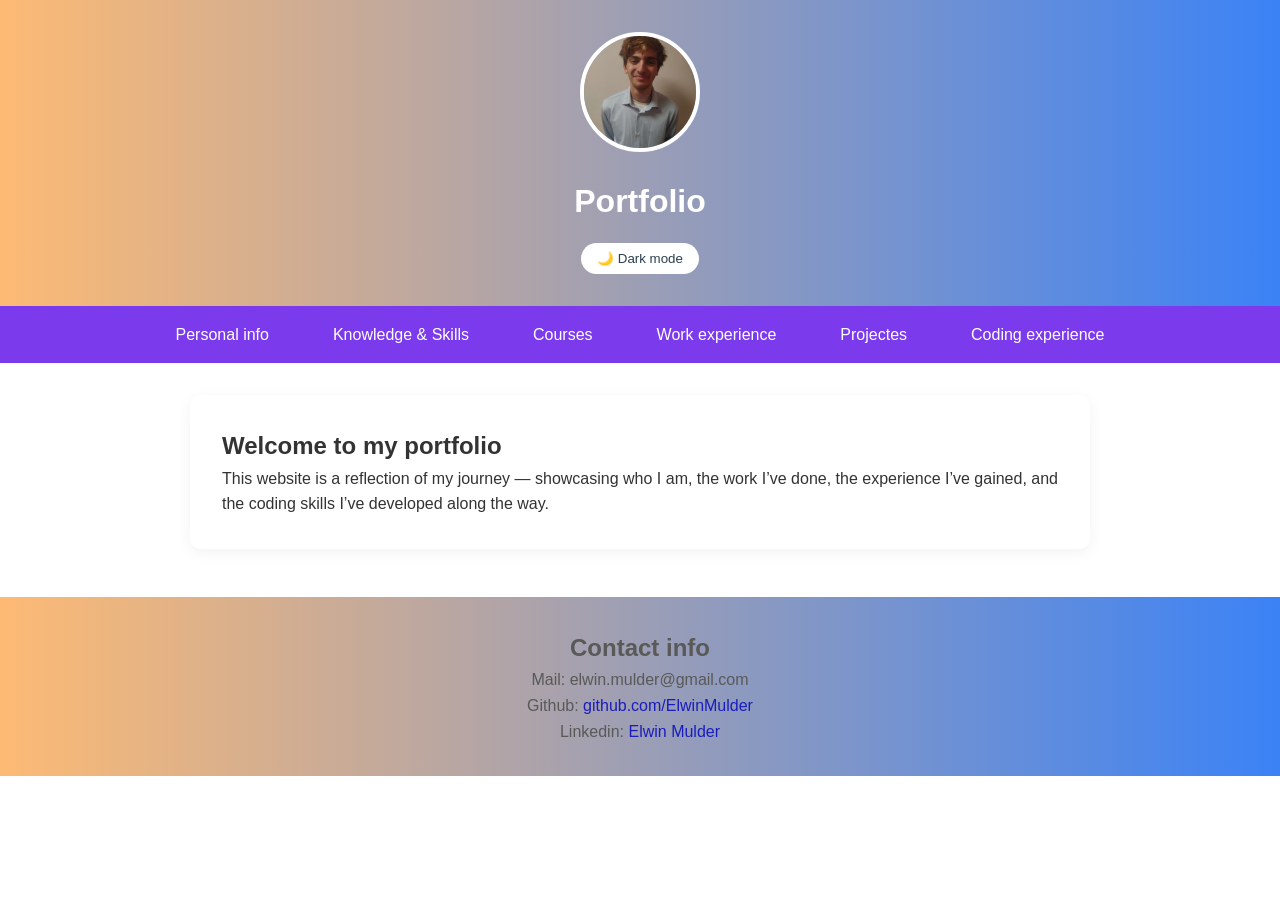
<file: index.html>
<!DOCTYPE html>
<html lang="nl">
<head>
    <meta charset="UTF-8">
    <meta name="viewport" content="width=device-width, initial-scale=1.0">
    <title>Portfolio - Home</title>
    <link rel="stylesheet" href="styles.css">
</head>
<body>
    <header>
        <section class="profile">
            <img src="afbeeldingen/pfp.jpg" alt="Profiel foto">
        </section>
        <h1>Portfolio</h1>
        <button id="darkModeToggle">🌙 Dark mode</button>
    </header>
    <nav>
        <section class="hamburger-toggle">&#9776;</section>
        <ul class="hamburger">
            <li><a href="about.html">Personal info</a></li>
            <li><a href="knowledge.html">Knowledge & Skills</a></li>
            <li><a href="courses.html">Courses</a></li>
            <li><a href="work-expirience.html">Work experience</a></li>
            <li><a href="projects.html">Projectes</a></li>
            <li><a href="coding-expirience.html">Coding experience</a></li>
          </ul>
      </nav>
    <main>
        <h2>Welcome to my portfolio</h2>
        <p>This website is a reflection of my journey — showcasing who I am, the work I’ve done, the experience I’ve gained, and the coding skills I’ve developed along the way.</p>
    </main>
    <footer>
        <h2>Contact info</h2>
        <p>
            Mail: elwin.mulder@gmail.com <br>
            Github: <a href="https://github.com/ElwinMulder" target="_blank">github.com/ElwinMulder</a> <br>
            Linkedin: <a href="https://www.linkedin.com/in/elwin-mulder-9a9042354/" target="_blank">Elwin Mulder</a>
        </p>
    </footer>
    <script src="script.js"></script>

</body>
</html>
</file>
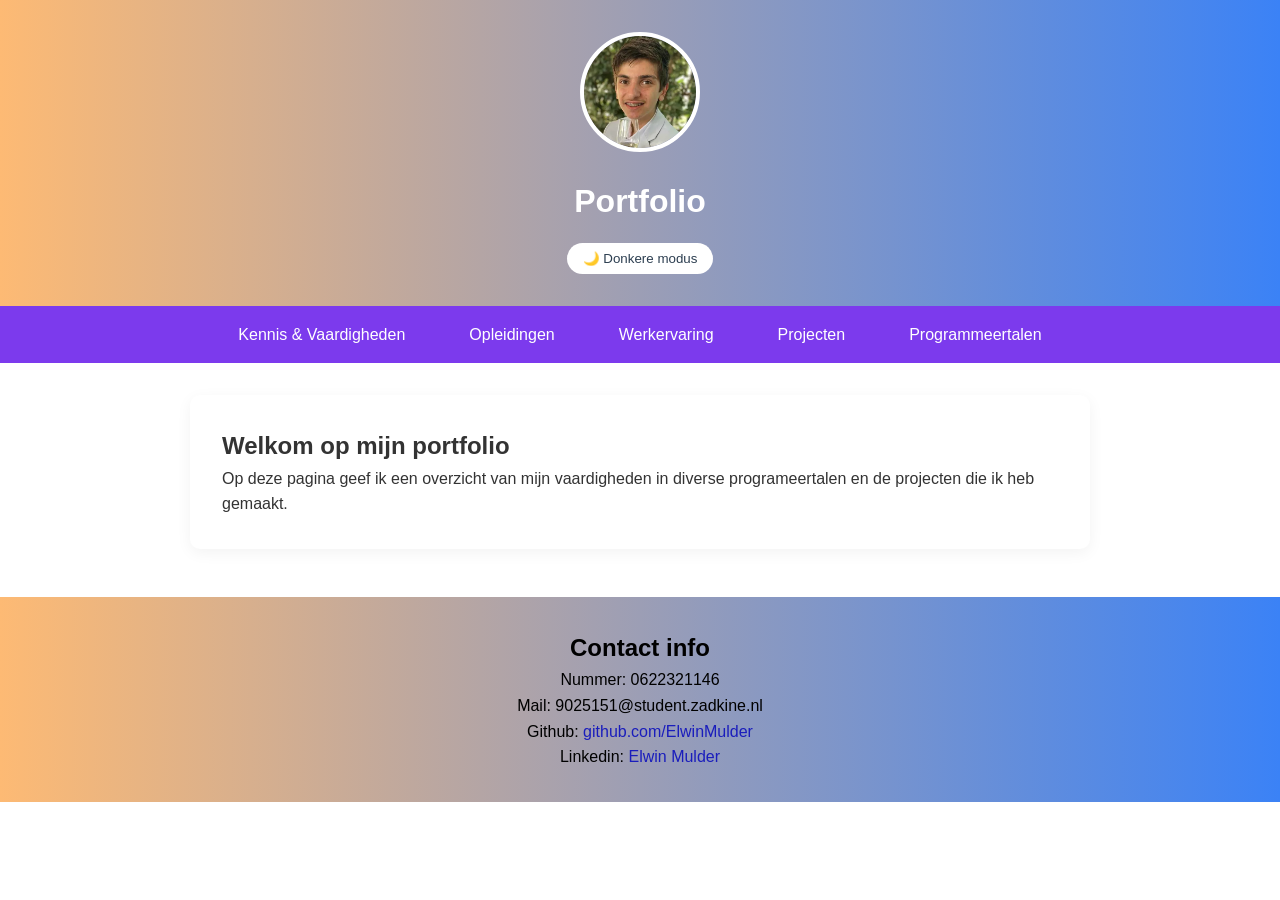
<file: front and development/index.html>
<!DOCTYPE html>
<html lang="nl">
<head>
    <meta charset="UTF-8">
    <meta name="viewport" content="width=device-width, initial-scale=1.0">
    <title>Portfolio - Home</title>
    <link rel="stylesheet" href="styles.css">
</head>
<body>
    <header>
        <div class="profile">
            <img src="afbeeldingen/elwin.png" alt="Profiel foto">
        </div>
        <h1>Portfolio</h1>
        <button id="darkModeToggle">🌙 Donkere modus</button>
    </header>
    <nav>
        <div class="hamburger-toggle">&#9776;</div>
        <ul class="hamburger">
            <li><a href="kennis.html">Kennis & Vaardigheden</a></li>
            <li><a href="opleidingen.html">Opleidingen</a></li>
            <li><a href="werkervaring.html">Werkervaring</a></li>
            <li><a href="projecten.html">Projecten</a></li>
            <li><a href="programmeertalen.html">Programmeertalen</a></li>
          </ul>
      </nav>
    <main>
        <h2>Welkom op mijn portfolio</h2>
        <p>Op deze pagina geef ik een overzicht van mijn vaardigheden in diverse programeertalen en de projecten die ik heb gemaakt.</p>
    </main>
    <footer>
        <h2>Contact info</h2>
        <p>
            Nummer: 0622321146 <br>
            Mail: 9025151@student.zadkine.nl <br>
            Github: <a href="https://github.com/ElwinMulder" target="_blank">github.com/ElwinMulder</a> <br>
            Linkedin: <a href="https://www.linkedin.com/in/elwin-mulder-9a9042354/" target="_blank">Elwin Mulder</a>
        </p>
    </footer>
    <script src="script.js"></script>

</body>
</html>
</file>
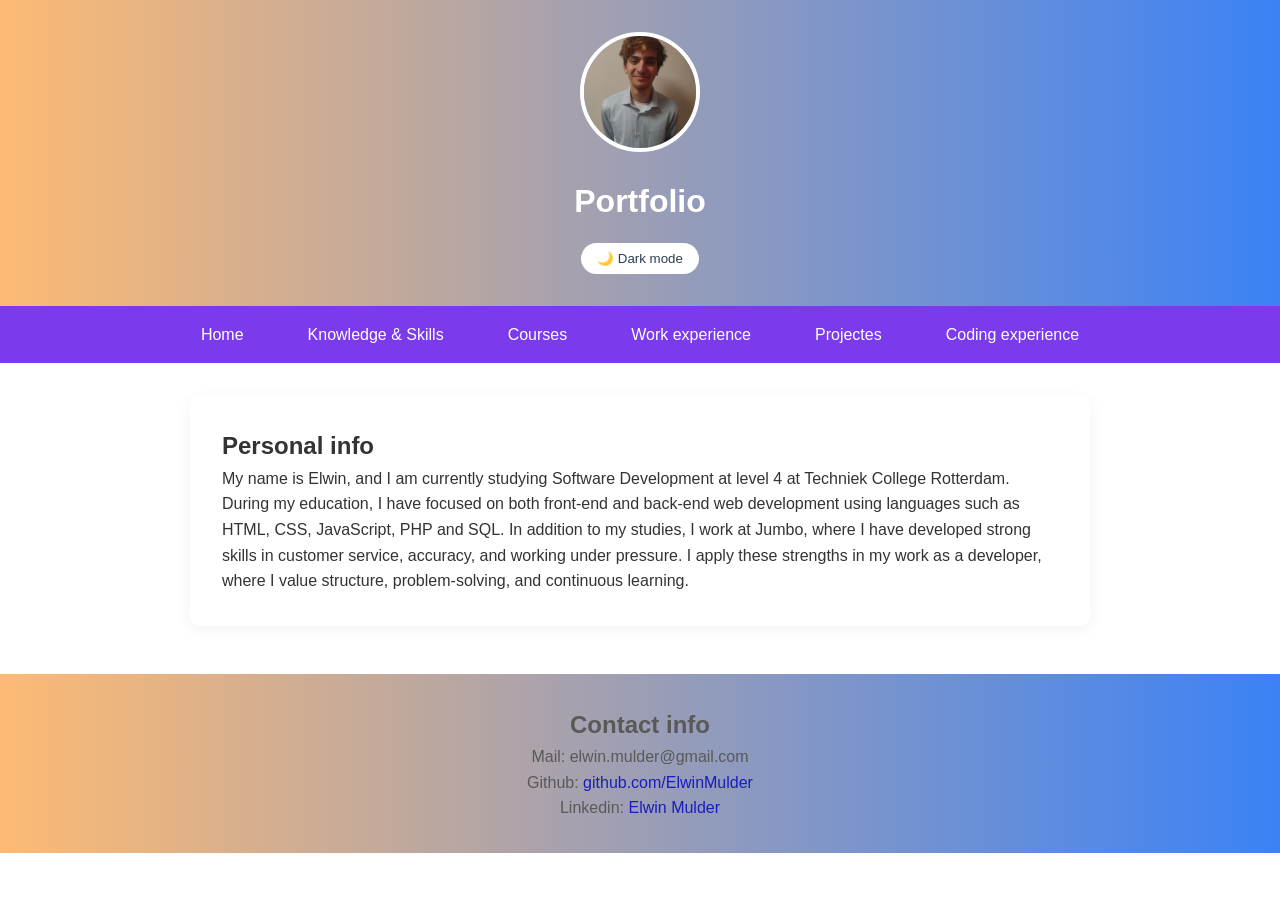
<file: about.html>
<!DOCTYPE html>
<html lang="en">
<head>
    <meta charset="UTF-8">
    <meta name="viewport" content="width=device-width, initial-scale=1.0">
    <title>About</title>
    <link rel="stylesheet" href="styles.css">
</head>
<body>
    <header>
        <section class="profile">
            <img src="afbeeldingen/pfp.jpg" alt="Profiel foto">
        </section>
        <h1>Portfolio</h1>
        <button id="darkModeToggle">🌙 Dark mode</button>
    </header>
    <nav>
        <section class="hamburger-toggle">&#9776;</section>
        <ul class="hamburger">
            <li><a href="index.html">Home</a></li>
            <li><a href="knowledge.html">Knowledge & Skills</a></li>
            <li><a href="courses.html">Courses</a></li>
            <li><a href="work-expirience.html">Work experience</a></li>
            <li><a href="projects.html">Projectes</a></li>
            <li><a href="coding-expirience.html">Coding experience</a></li>
        </ul>
      </nav>
      <main>
        <h2>Personal info</h2>
        <p>My name is Elwin, and I am currently studying Software Development at level 4 at Techniek College Rotterdam. During my education, I have focused on both front-end and back-end web development using languages such as HTML, CSS, JavaScript, PHP and SQL. In addition to my studies, I work at Jumbo, where I have developed strong skills in customer service, accuracy, and working under pressure. I apply these strengths in my work as a developer, where I value structure, problem-solving, and continuous learning.</p>
      </main>
      <footer>
        <h2>Contact info</h2>
        <p>
            Mail: elwin.mulder@gmail.com <br>
            Github: <a href="https://github.com/ElwinMulder" target="_blank">github.com/ElwinMulder</a> <br>
            Linkedin: <a href="https://www.linkedin.com/in/elwin-mulder-9a9042354/" target="_blank">Elwin Mulder</a>
        </p>
    </footer>
      <script src="script.js"></script>
</body>
</html>
</file>
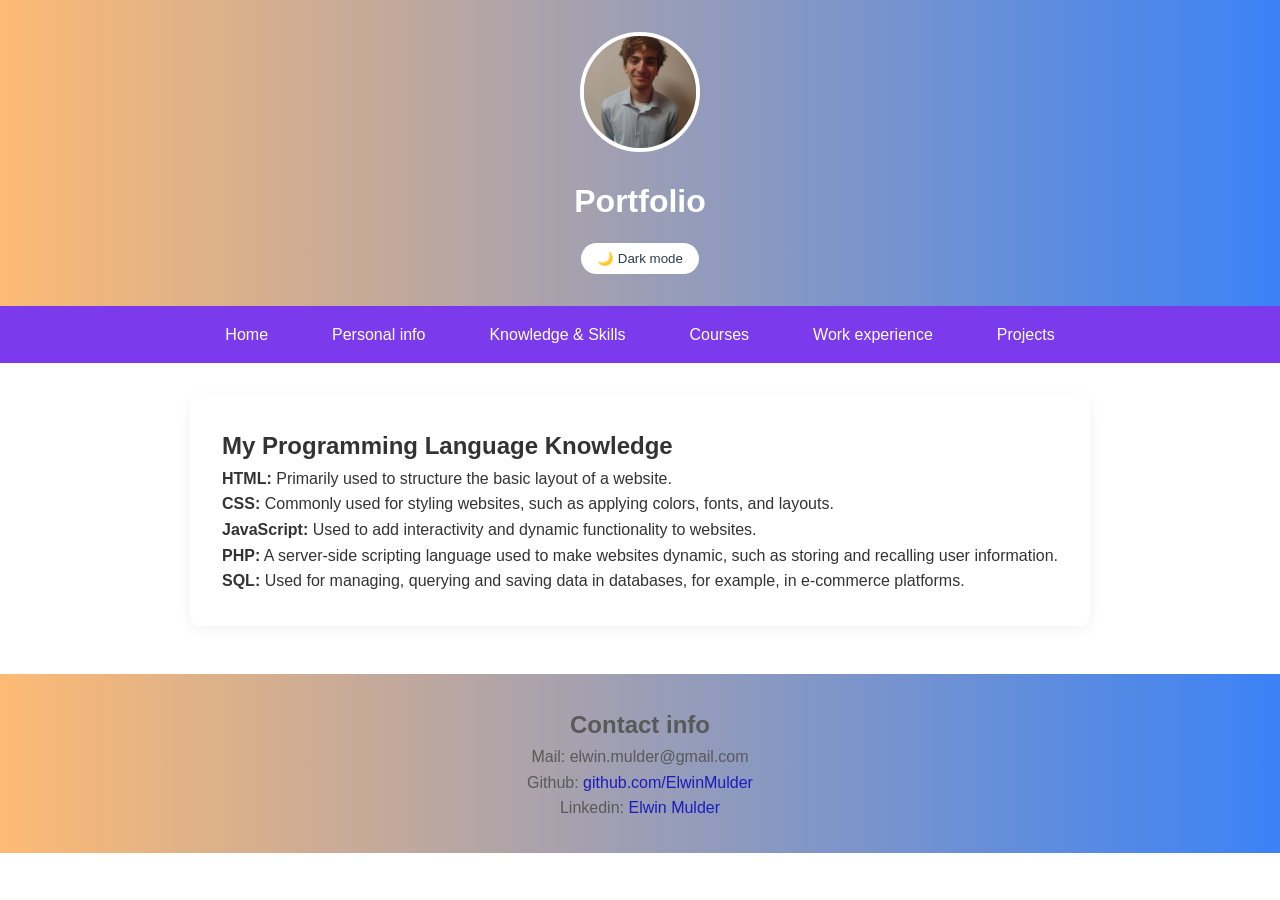
<file: coding-expirience.html>
<!DOCTYPE html>
<html lang="nl">
<head>
    <meta charset="UTF-8">
    <meta name="viewport" content="width=device-width, initial-scale=1.0">
    <title>Coding experience</title>
    <link rel="stylesheet" href="styles.css">
</head>
<body>
    <header>
        <section class="profile">
            <img src="afbeeldingen/pfp.jpg" alt="Profiel foto">
        </section>
        <h1>Portfolio</h1>
        <button id="darkModeToggle">🌙 Dark mode</button>
    </header>
    <nav>
        <section class="hamburger-toggle">&#9776;</section>
        <ul class="hamburger">
            <li><a href="index.html">Home</a></li>
            <li><a href="about.html">Personal info</a></li>
            <li><a href="knowledge.html">Knowledge & Skills</a></li>
            <li><a href="courses.html">Courses</a></li>
            <li><a href="work-expirience.html">Work experience</a></li>
            <li><a href="projects.html">Projects</a></li>
          </ul>
      </nav>
    <main>
        <h2>My Programming Language Knowledge</h2>

     <p><strong>HTML:</strong> Primarily used to structure the basic layout of a website.</p>
     <p><strong>CSS:</strong> Commonly used for styling websites, such as applying colors, fonts, and layouts.</p>
     <p><strong>JavaScript:</strong> Used to add interactivity and dynamic functionality to websites.</p>
     <p><strong>PHP:</strong> A server-side scripting language used to make websites dynamic, such as storing and recalling user information.</p>
     <p><strong>SQL:</strong> Used for managing, querying and saving data in databases, for example, in e-commerce platforms.</p>

    </main>
    <footer>
        <h2>Contact info</h2>
        <p>
            Mail: elwin.mulder@gmail.com <br>
            Github: <a href="https://github.com/ElwinMulder" target="_blank">github.com/ElwinMulder</a> <br>
            Linkedin: <a href="https://www.linkedin.com/in/elwin-mulder-9a9042354/" target="_blank">Elwin Mulder</a>
        </p>
    </footer>
        <script src="script.js"></script>

</body>
</html>
</file>
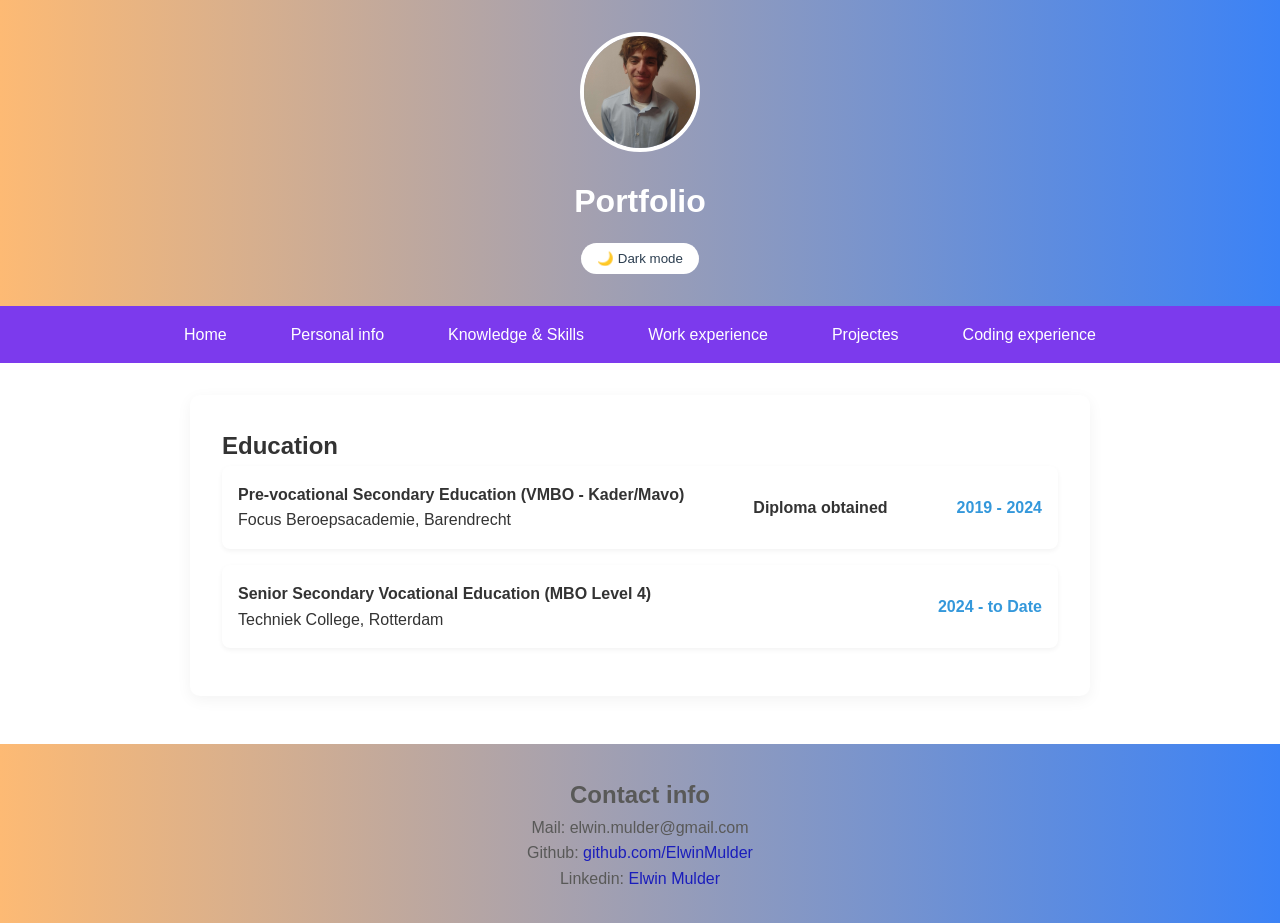
<file: courses.html>
<!DOCTYPE html>
<html lang="nl">
<head>
    <meta charset="UTF-8">
    <meta name="viewport" content="width=device-width, initial-scale=1.0">
    <title>Courses</title>
    <link rel="stylesheet" href="styles.css">
</head>
<body>
    <header>
        <section class="profile">
            <img src="afbeeldingen/pfp.jpg" alt="Profiel foto">
        </section>
        <h1>Portfolio</h1>
        <button id="darkModeToggle">🌙 Dark mode</button>
    </header>

    <nav>
        <section class="hamburger-toggle">&#9776;</section>
        <ul class="hamburger">
            <li><a href="index.html">Home</a></li>
            <li><a href="about.html">Personal info</a></li>
            <li><a href="knowledge.html">Knowledge & Skills</a></li>
            <li><a href="work-expirience.html">Work experience</a></li>
            <li><a href="projects.html">Projectes</a></li>
            <li><a href="coding-expirience.html">Coding experience</a></li>
        </ul>
    </nav>

    <main>
        <h2>Education</h2>

<section class="opleiding">
    <section class="info">
        <strong>Pre-vocational Secondary Education (VMBO - Kader/Mavo)</strong><br>
        Focus Beroepsacademie, Barendrecht
    </section>
    <section><strong>Diploma obtained</strong></section>
    <section class="jaar">2019 - 2024</section>
</section>

<section class="opleiding">
    <section class="info">
        <strong>Senior Secondary Vocational Education (MBO Level 4)</strong><br>
        Techniek College, Rotterdam
    </section>
    <section class="jaar">2024 - to Date</section>
</section>

    </main>

    <footer>
        <h2>Contact info</h2>
        <p>
            Mail: elwin.mulder@gmail.com <br>
            Github: <a href="https://github.com/ElwinMulder" target="_blank">github.com/ElwinMulder</a> <br>
            Linkedin: <a href="https://www.linkedin.com/in/elwin-mulder-9a9042354/" target="_blank">Elwin Mulder</a>
        </p>
    </footer>

    <script src="script.js"></script>
</body>
</html>
</file>
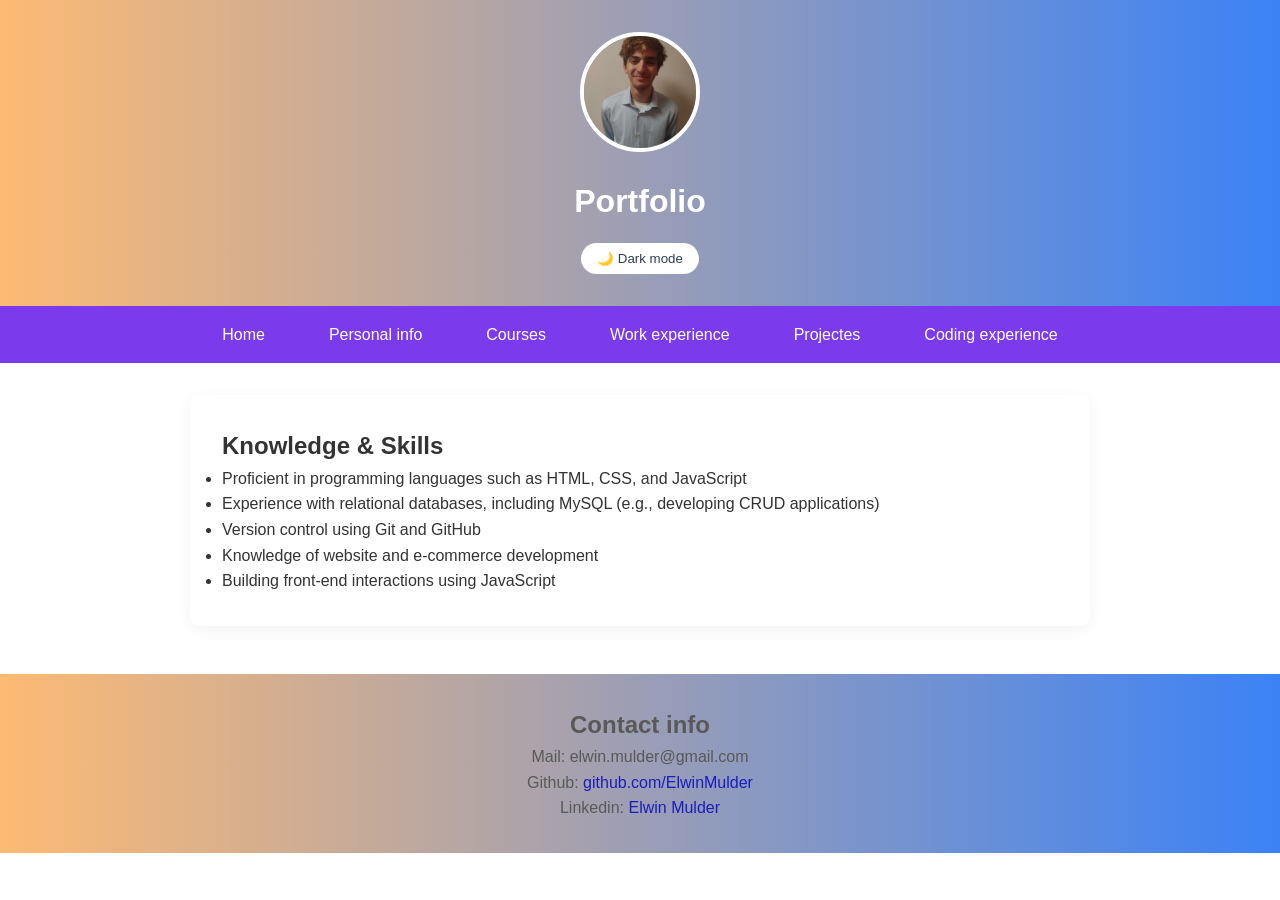
<file: knowledge.html>
<!DOCTYPE html>
<html lang="nl">
<head>
    <meta charset="UTF-8">
    <meta name="viewport" content="width=device-width, initial-scale=1.0">
    <title>Knowledge & Skills</title>
    <link rel="stylesheet" href="styles.css">
</head>
<body>
    <header>
        <section class="profile">
            <img src="afbeeldingen/pfp.jpg" alt="Profiel foto">
        </section>
        <h1>Portfolio</h1>
        <button id="darkModeToggle">🌙 Dark mode</button>
    </header>
    <nav>
        <section class="hamburger-toggle">&#9776;</section>
        <ul class="hamburger">
            <li><a href="index.html">Home</a></li>
            <li><a href="about.html">Personal info</a></li>
            <li><a href="courses.html">Courses</a></li>
            <li><a href="work-expirience.html">Work experience</a></li>
            <li><a href="projects.html">Projectes</a></li>
            <li><a href="coding-expirience.html">Coding experience</a></li>
        </ul>
    </nav>
    <main>
        <h2>Knowledge & Skills</h2>

<ul>
    <li>Proficient in programming languages such as HTML, CSS, and JavaScript</li>
    <li>Experience with relational databases, including MySQL (e.g., developing CRUD applications)</li>
    <li>Version control using Git and GitHub</li>
    <li>Knowledge of website and e-commerce development</li>
    <li>Building front-end interactions using JavaScript</li>
</ul>
    </main>
    <footer>
        <h2>Contact info</h2>
        <p>
            Mail: elwin.mulder@gmail.com <br>
            Github: <a href="https://github.com/ElwinMulder" target="_blank">github.com/ElwinMulder</a> <br>
            Linkedin: <a href="https://www.linkedin.com/in/elwin-mulder-9a9042354/" target="_blank">Elwin Mulder</a>
        </p>
    </footer>
        <script src="script.js"></script>

</body>
</html>
</file>
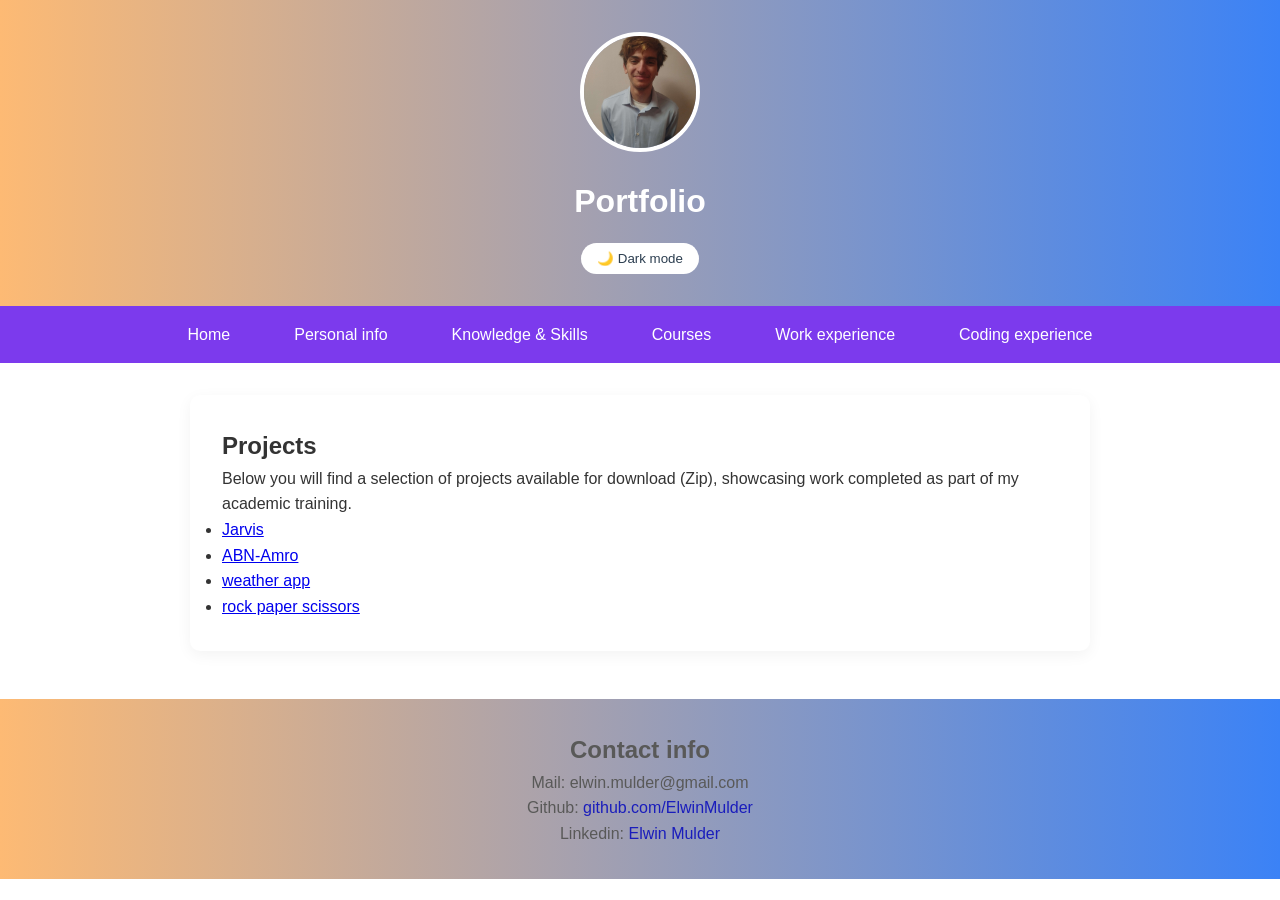
<file: projects.html>
<!DOCTYPE html>
<html lang="nl">
<head>
    <meta charset="UTF-8">
    <meta name="viewport" content="width=device-width, initial-scale=1.0">
    <title>Projects</title>
    <link rel="stylesheet" href="styles.css">
</head>
<body>
    <header>
        <section class="profile">
            <img src="afbeeldingen/pfp.jpg" alt="Profiel foto">
        </section>
        <h1>Portfolio</h1>
        <button id="darkModeToggle">🌙 Dark mode</button>
    </header>
    <nav>
        <section class="hamburger-toggle">&#9776;</section>
        <ul class="hamburger">
            <li><a href="index.html">Home</a></li>
            <li><a href="about.html">Personal info</a></li>
            <li><a href="knowledge.html">Knowledge & Skills</a></li>
            <li><a href="courses.html">Courses</a></li>
            <li><a href="work-expirience.html">Work experience</a></li>
            <li><a href="coding-expirience.html">Coding experience</a></li>
        </ul>
      </nav>
<main>
    <h2>Projects</h2>
    <p>
        Below you will find a selection of projects available for download (Zip), showcasing work completed as part of my academic training.
    </p>
    <ul>
        <li><a href="projecten/jarvis.zip" download> Jarvis </a></li>
        <li><a href="projecten/ABN.zip" download> ABN-Amro </a></li>
        <li><a href="projecten/weather app.zip" download> weather app</a></li>
        <li><a href="projecten/rock-paper-scissors.zip" download> rock paper scissors </a></li>
    </ul>
</main>
<footer>
    <h2>Contact info</h2>
    <p>
        Mail: elwin.mulder@gmail.com <br>
        Github: <a href="https://github.com/ElwinMulder" target="_blank">github.com/ElwinMulder</a> <br>
        Linkedin: <a href="https://www.linkedin.com/in/elwin-mulder-9a9042354/" target="_blank">Elwin Mulder</a>
    </p>
</footer>
        <script src="script.js"></script>

</body>
</html>
</file>
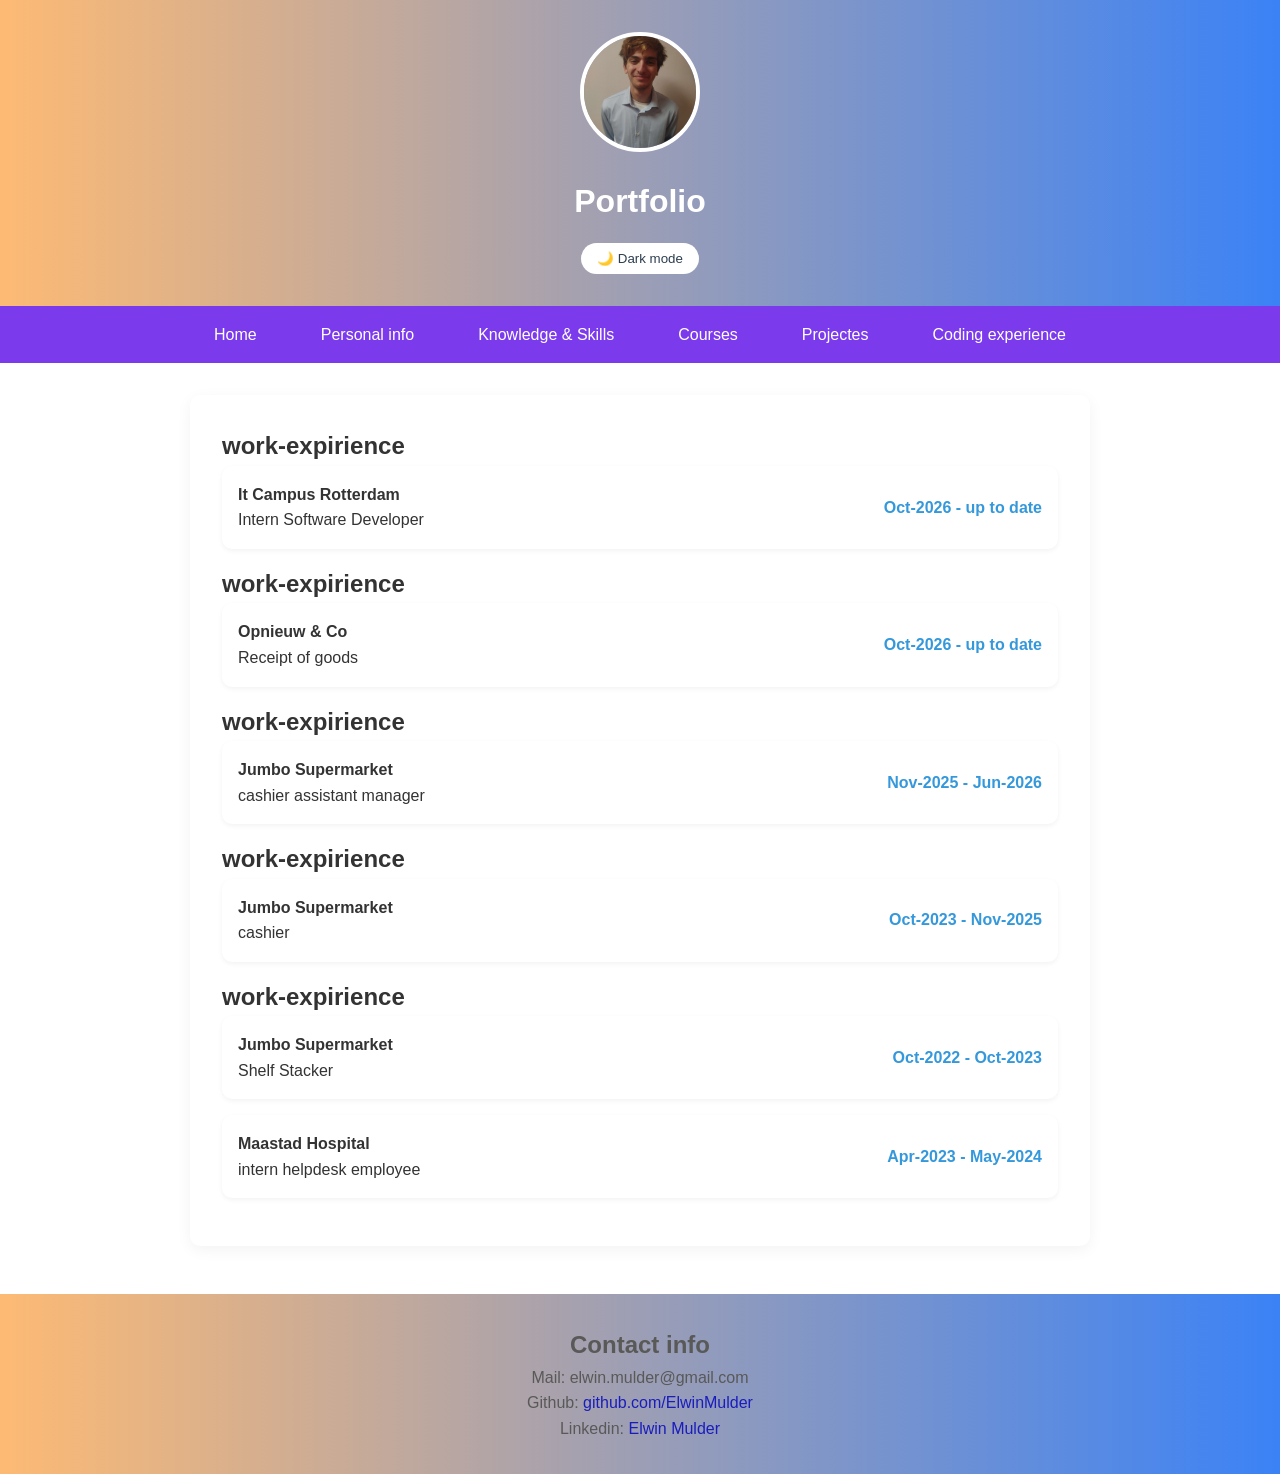
<file: work-expirience.html>
<!DOCTYPE html>
<html lang="nl">
<head>
    <meta charset="UTF-8">
    <meta name="viewport" content="width=device-width, initial-scale=1.0">
    <title>Work experience</title>
    <link rel="stylesheet" href="styles.css">
</head>
<body>
    <header>
        <section class="profile">
            <img src="afbeeldingen/pfp.jpg" alt="Profiel foto">
        </section>
        <h1>Portfolio</h1>
        <button id="darkModeToggle">🌙 Dark mode</button>
    </header>
    <nav>
        <section class="hamburger-toggle">&#9776;</section>
        <ul class="hamburger">
            <li><a href="index.html">Home</a></li>
            <li><a href="about.html">Personal info</a></li>
            <li><a href="knowledge.html">Knowledge & Skills</a></li>
            <li><a href="courses.html">Courses</a></li>
            <li><a href="projects.html">Projectes</a></li>
            <li><a href="coding-expirience.html">Coding experience</a></li>
        </ul>
      </nav>
      <main>
        <h2>work-expirience</h2>
        <section class="ervaring">
            <section class="info">
                <strong>It Campus Rotterdam</strong><br>
                Intern Software Developer
            </section>
            <section class="jaar">Oct-2026 - up to date</section>
        </section>
        <h2>work-expirience</h2>
        <section class="ervaring">
            <section class="info">
                <strong>Opnieuw & Co</strong><br>
                Receipt of goods
            </section>
            <section class="jaar">Oct-2026 - up to date</section>
        </section>
        <h2>work-expirience</h2>
        <section class="ervaring">
            <section class="info">
                <strong>Jumbo Supermarket</strong><br>
                cashier assistant manager
            </section>
            <section class="jaar">Nov-2025 - Jun-2026</section>
        </section>
        <h2>work-expirience</h2>
        <section class="ervaring">
            <section class="info">
                <strong>Jumbo Supermarket</strong><br>
                cashier
            </section>
            <section class="jaar">Oct-2023 - Nov-2025</section>
        </section>
        <h2>work-expirience</h2>
        <section class="ervaring">
            <section class="info">
                <strong>Jumbo Supermarket</strong><br>
                Shelf Stacker
            </section>
            <section class="jaar">Oct-2022 - Oct-2023</section>
        </section>
        <section class="ervaring">
            <section class="info">
                <strong>Maastad Hospital</strong><br>
                intern helpdesk employee
            </section>
            <section class="jaar">Apr-2023 - May-2024</section>
        </section>
    </main>    <footer>
        <h2>Contact info</h2>
        <p>
            Mail: elwin.mulder@gmail.com <br>
            Github: <a href="https://github.com/ElwinMulder" target="_blank">github.com/ElwinMulder</a> <br>
            Linkedin: <a href="https://www.linkedin.com/in/elwin-mulder-9a9042354/" target="_blank">Elwin Mulder</a>
        </p>
    </footer>
    <script>
        document.querySelector('.hamburger-toggle').addEventListener('click', function() {
          document.querySelector('.hamburger').classList.toggle('active');
        });
        const toggleBtn = document.getElementById('darkModeToggle');
  const prefersDark = window.matchMedia && window.matchMedia('(prefers-color-scheme: dark)').matches;
  const savedMode = localStorage.getItem('darkMode');

  if (savedMode === 'true' || (savedMode === null && prefersDark)) {
    document.body.classList.add('dark-mode');
  }

  toggleBtn.addEventListener('click', () => {
    document.body.classList.toggle('dark-mode');
    localStorage.setItem('darkMode', document.body.classList.contains('dark-mode'));
  });
      </script>
</body>
</html>
</file>
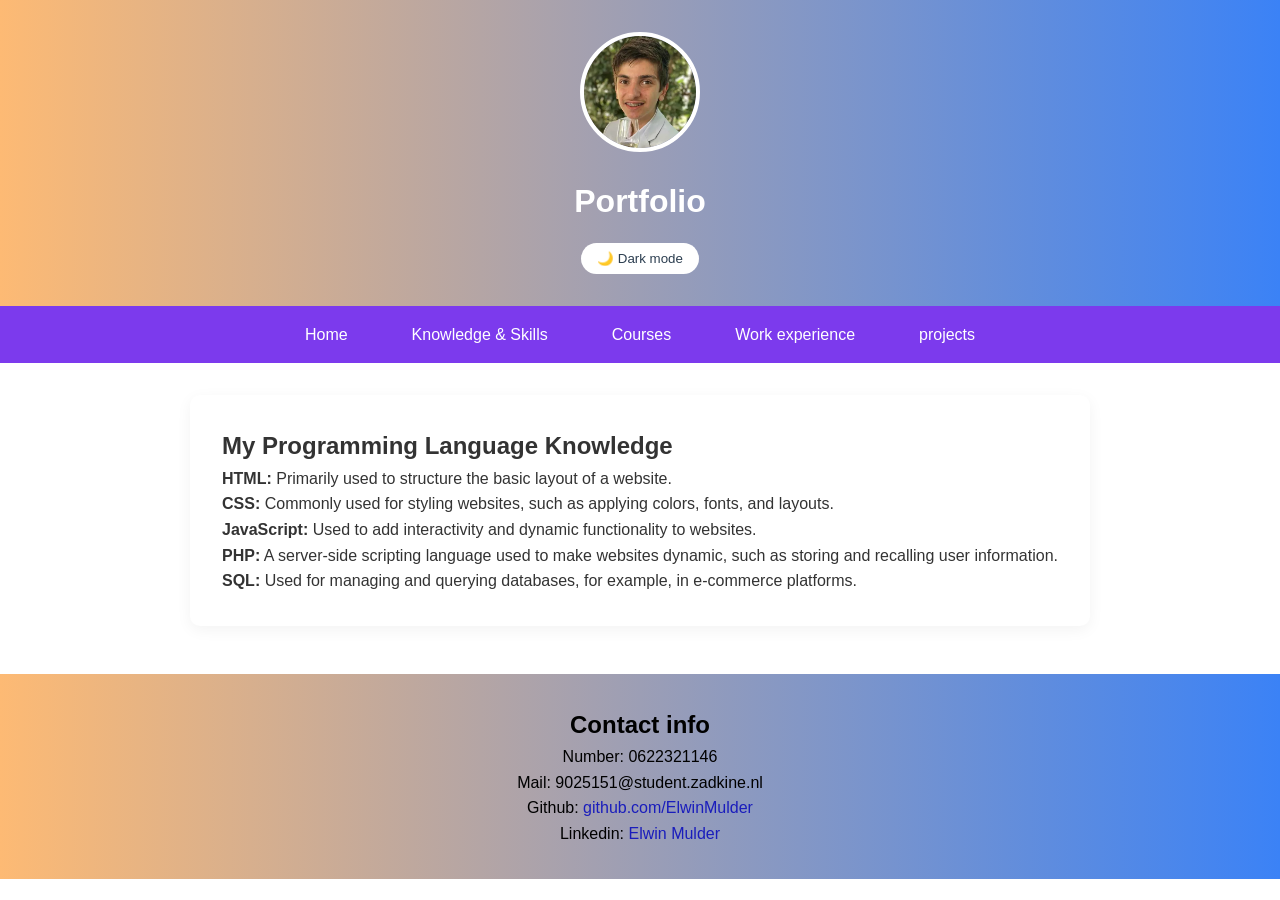
<file: front and development/coding-expirience.html>
<!DOCTYPE html>
<html lang="nl">
<head>
    <meta charset="UTF-8">
    <meta name="viewport" content="width=device-width, initial-scale=1.0">
    <title>Coding experience</title>
    <link rel="stylesheet" href="styles.css">
</head>
<body>
    <header>
        <div class="profile">
            <img src="afbeeldingen/elwin.png" alt="Profiel foto">
        </div>
        <h1>Portfolio</h1>
        <button id="darkModeToggle">🌙 Dark mode</button>
    </header>
    <nav>
        <div class="hamburger-toggle">&#9776;</div>
        <ul class="hamburger">
        <li><a href="index.html">Home</a></li>
            <li><a href="knowledge.html">Knowledge & Skills</a></li>
            <li><a href="courses.html">Courses</a></li>
            <li><a href="work-expirience.html">Work experience</a></li>
            <li><a href="projects.html">projects</a></li>
          </ul>
      </nav>
    <main>
        <h2>My Programming Language Knowledge</h2>

     <p><strong>HTML:</strong> Primarily used to structure the basic layout of a website.</p>
     <p><strong>CSS:</strong> Commonly used for styling websites, such as applying colors, fonts, and layouts.</p>
     <p><strong>JavaScript:</strong> Used to add interactivity and dynamic functionality to websites.</p>
     <p><strong>PHP:</strong> A server-side scripting language used to make websites dynamic, such as storing and recalling user information.</p>
     <p><strong>SQL:</strong> Used for managing and querying databases, for example, in e-commerce platforms.</p>

    </main>
    <footer>
        <h2>Contact info</h2>
        <p>
            Number: 0622321146 <br>
            Mail: 9025151@student.zadkine.nl <br>
            Github: <a href="https://github.com/ElwinMulder" target="_blank">github.com/ElwinMulder</a> <br>
            Linkedin: <a href="https://www.linkedin.com/in/elwin-mulder-9a9042354/" target="_blank">Elwin Mulder</a>
        </p>
    </footer>
        <script src="script.js"></script>

</body>
</html>
</file>
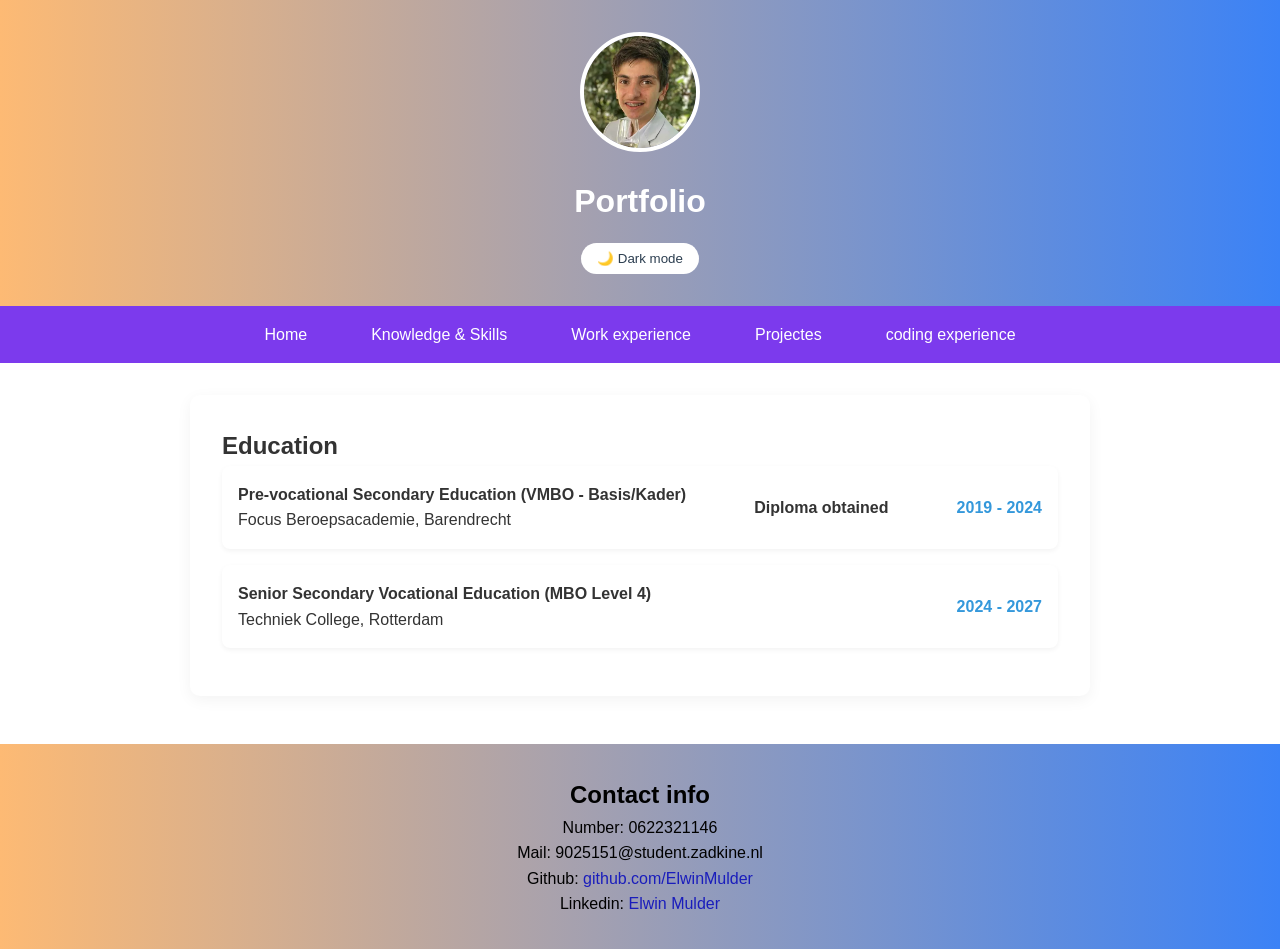
<file: front and development/courses.html>
<!DOCTYPE html>
<html lang="nl">
<head>
    <meta charset="UTF-8">
    <meta name="viewport" content="width=device-width, initial-scale=1.0">
    <title>Courses</title>
    <link rel="stylesheet" href="styles.css">
</head>
<body>
    <header>
        <div class="profile">
            <img src="afbeeldingen/elwin.png" alt="Profiel foto">
        </div>
        <h1>Portfolio</h1>
        <button id="darkModeToggle">🌙 Dark mode</button>
    </header>

    <nav>
        <div class="hamburger-toggle">&#9776;</div>
        <ul class="hamburger">
            <li><a href="index.html">Home</a></li>
            <li><a href="knowledge.html">Knowledge & Skills</a></li>
            <li><a href="work-expirience.html">Work experience</a></li>
            <li><a href="projects.html">Projectes</a></li>
            <li><a href="coding-expirience.html">coding experience</a></li>
        </ul>
    </nav>

    <main>
        <h2>Education</h2>

<div class="opleiding">
    <div class="info">
        <strong>Pre-vocational Secondary Education (VMBO - Basis/Kader)</strong><br>
        Focus Beroepsacademie, Barendrecht
    </div>
    <div><strong>Diploma obtained</strong></div>
    <div class="jaar">2019 - 2024</div>
</div>

<div class="opleiding">
    <div class="info">
        <strong>Senior Secondary Vocational Education (MBO Level 4)</strong><br>
        Techniek College, Rotterdam
    </div>
    <div class="jaar">2024 - 2027</div>
</div>

    </main>

    <footer>
        <h2>Contact info</h2>
        <p>
            Number: 0622321146 <br>
            Mail: 9025151@student.zadkine.nl <br>
            Github: <a href="https://github.com/ElwinMulder" target="_blank">github.com/ElwinMulder</a> <br>
            Linkedin: <a href="https://www.linkedin.com/in/elwin-mulder-9a9042354/" target="_blank">Elwin Mulder</a>
        </p>
    </footer>

    <script src="script.js"></script>
</body>
</html>
</file>
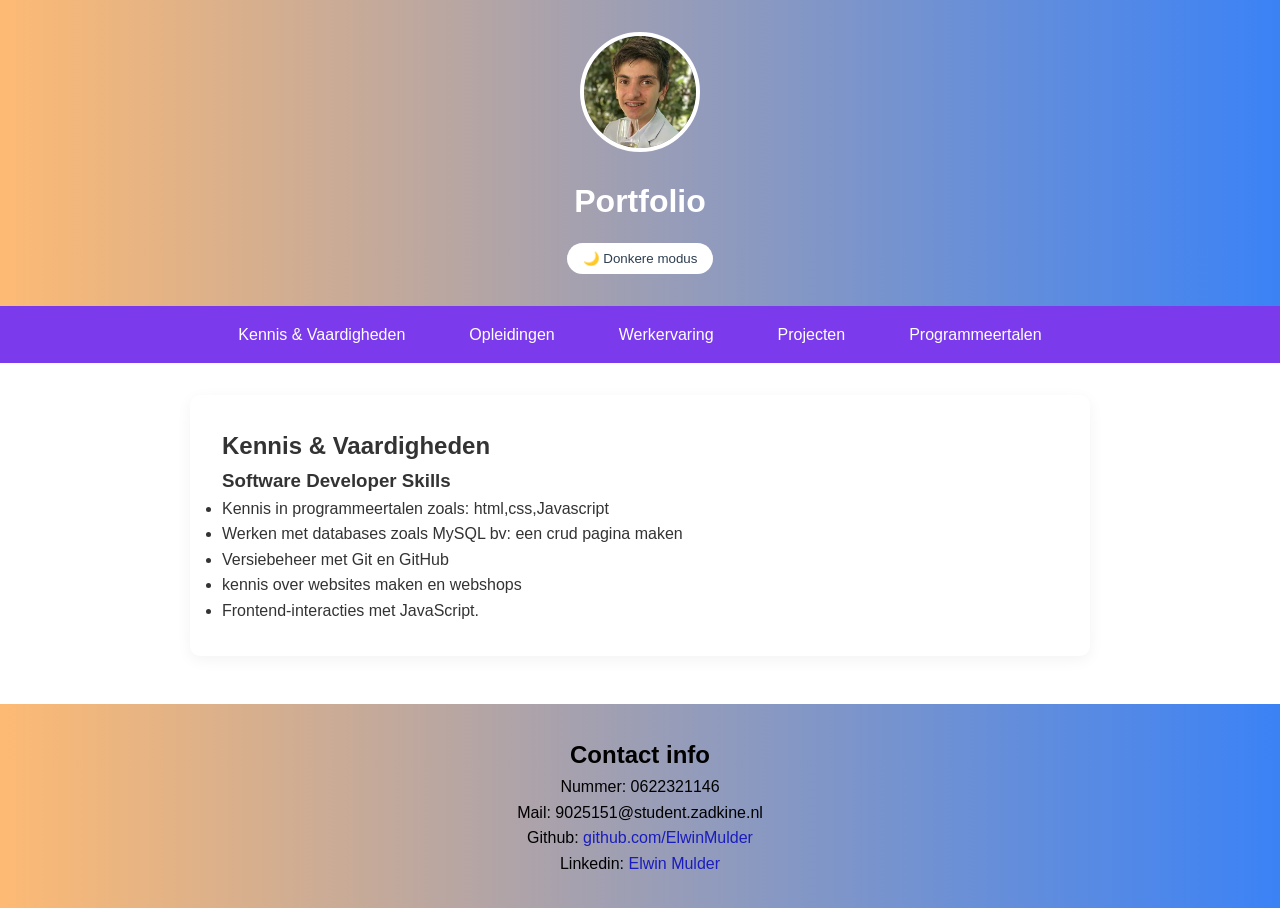
<file: front and development/kennis.html>
<!DOCTYPE html>
<html lang="nl">
<head>
    <meta charset="UTF-8">
    <meta name="viewport" content="width=device-width, initial-scale=1.0">
    <title>Kennis & Vaardigheden</title>
    <link rel="stylesheet" href="styles.css">
</head>
<body>
    <header>
        <div class="profile">
            <img src="afbeeldingen/elwin.png" alt="Profiel foto">
        </div>
        <h1>Portfolio</h1>
        <button id="darkModeToggle">🌙 Donkere modus</button>
    </header>
    <nav>
        <div class="hamburger-toggle">&#9776;</div>
        <ul class="hamburger">
            <li><a href="kennis.html">Kennis & Vaardigheden</a></li>
            <li><a href="opleidingen.html">Opleidingen</a></li>
            <li><a href="werkervaring.html">Werkervaring</a></li>
            <li><a href="projecten.html">Projecten</a></li>
            <li><a href="programmeertalen.html">Programmeertalen</a></li>
        </ul>
    </nav>
    <main>
        <h2>Kennis & Vaardigheden</h2>
        
        <h3>Software Developer Skills</h3>
        <ul>
            <li>Kennis in programmeertalen zoals: html,css,Javascript</li>
            <li>Werken met databases zoals MySQL bv: een crud pagina maken</li>
            <li>Versiebeheer met Git en GitHub</li>
            <li>kennis over websites maken en webshops</li>
            <li>Frontend-interacties met JavaScript.</li>
        </ul>

    </main>
    <footer>
        <h2>Contact info</h2>
        <p>
            Nummer: 0622321146 <br>
            Mail: 9025151@student.zadkine.nl <br>
            Github: <a href="https://github.com/ElwinMulder" target="_blank">github.com/ElwinMulder</a> <br>
            Linkedin: <a href="https://www.linkedin.com/in/elwin-mulder-9a9042354/" target="_blank">Elwin Mulder</a>
        </p>
    </footer>
        <script src="script.js"></script>

</body>
</html>
</file>
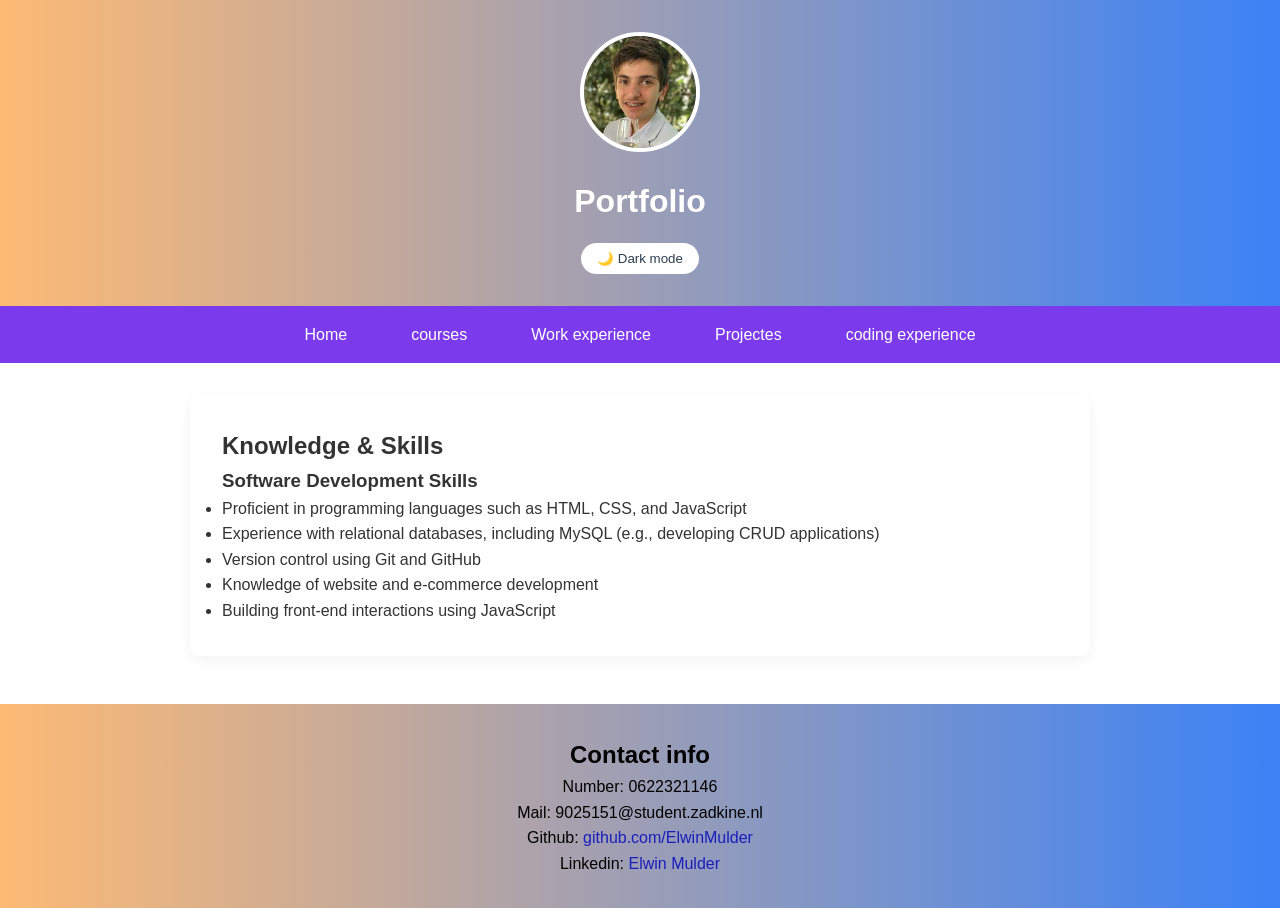
<file: front and development/knowledge.html>
<!DOCTYPE html>
<html lang="nl">
<head>
    <meta charset="UTF-8">
    <meta name="viewport" content="width=device-width, initial-scale=1.0">
    <title>knowledge & Skills</title>
    <link rel="stylesheet" href="styles.css">
</head>
<body>
    <header>
        <div class="profile">
            <img src="afbeeldingen/elwin.png" alt="Profiel foto">
        </div>
        <h1>Portfolio</h1>
        <button id="darkModeToggle">🌙 Dark mode</button>
    </header>
    <nav>
        <div class="hamburger-toggle">&#9776;</div>
        <ul class="hamburger">
            <li><a href="index.html">Home</a></li>
            <li><a href="courses.html">courses</a></li>
            <li><a href="work-expirience.html">Work experience</a></li>
            <li><a href="projects.html">Projectes</a></li>
            <li><a href="coding-expirience.html">coding experience</a></li>
        </ul>
    </nav>
    <main>
        <h2>Knowledge & Skills</h2>

<h3>Software Development Skills</h3>
<ul>
    <li>Proficient in programming languages such as HTML, CSS, and JavaScript</li>
    <li>Experience with relational databases, including MySQL (e.g., developing CRUD applications)</li>
    <li>Version control using Git and GitHub</li>
    <li>Knowledge of website and e-commerce development</li>
    <li>Building front-end interactions using JavaScript</li>
</ul>
    </main>
    <footer>
        <h2>Contact info</h2>
        <p>
            Number: 0622321146 <br>
            Mail: 9025151@student.zadkine.nl <br>
            Github: <a href="https://github.com/ElwinMulder" target="_blank">github.com/ElwinMulder</a> <br>
            Linkedin: <a href="https://www.linkedin.com/in/elwin-mulder-9a9042354/" target="_blank">Elwin Mulder</a>
        </p>
    </footer>
        <script src="script.js"></script>

</body>
</html>
</file>
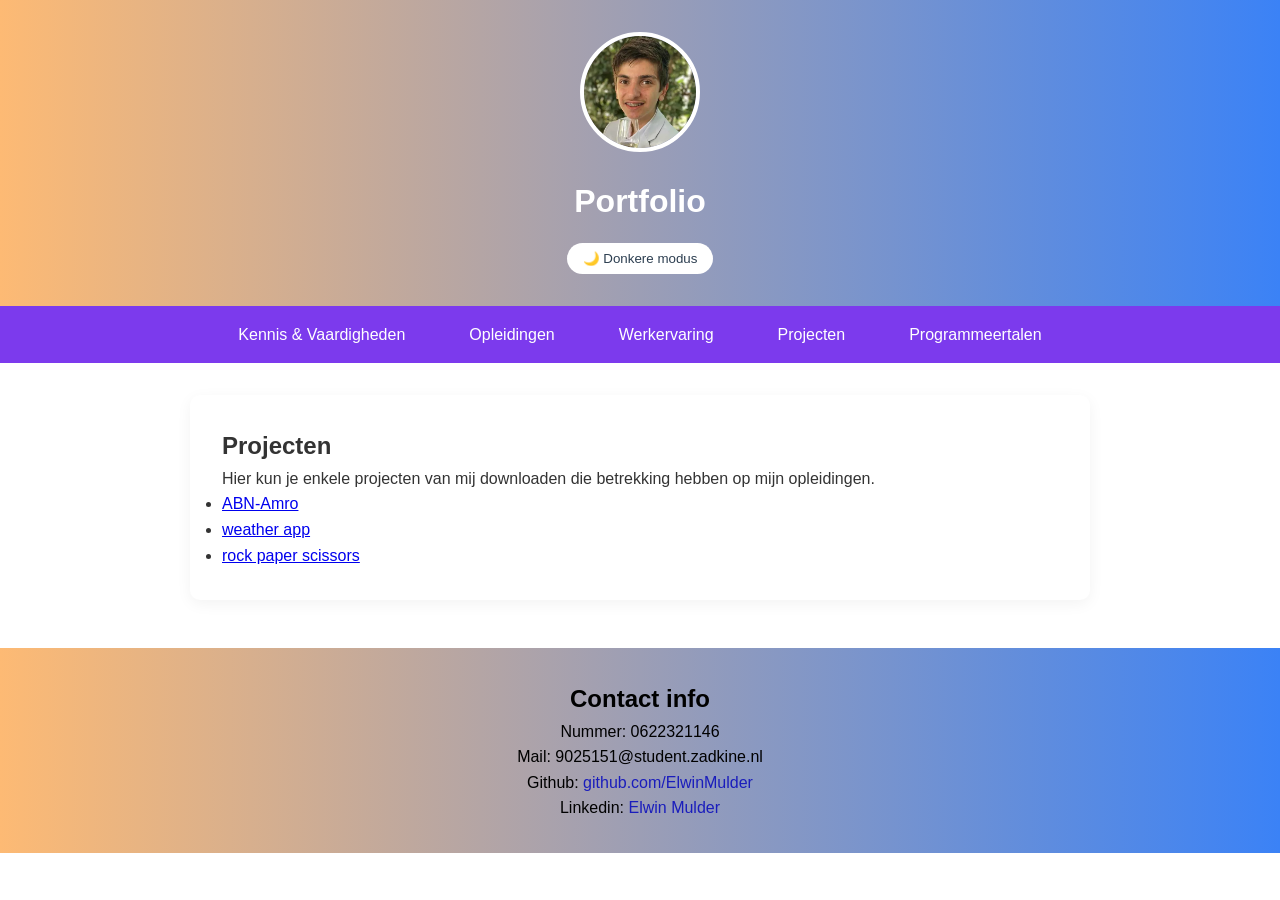
<file: front and development/projecten.html>
<!DOCTYPE html>
<html lang="nl">
<head>
    <meta charset="UTF-8">
    <meta name="viewport" content="width=device-width, initial-scale=1.0">
    <title>Opleidingen</title>
    <link rel="stylesheet" href="styles.css">
</head>
<body>
    <header>
        <div class="profile">
            <img src="afbeeldingen/elwin.png" alt="Profiel foto">
        </div>
        <h1>Portfolio</h1>
        <button id="darkModeToggle">🌙 Donkere modus</button>
    </header>
    <nav>
        <div class="hamburger-toggle">&#9776;</div>
        <ul class="hamburger">
            <li><a href="kennis.html">Kennis & Vaardigheden</a></li>
            <li><a href="opleidingen.html">Opleidingen</a></li>
            <li><a href="werkervaring.html">Werkervaring</a></li>
            <li><a href="projecten.html">Projecten</a></li>
            <li><a href="programmeertalen.html">Programmeertalen</a></li>
        </ul>
      </nav>
<main>
    <h2>Projecten</h2>
    <p>
        Hier kun je enkele projecten van mij downloaden die betrekking hebben op mijn opleidingen.
    </p>
    <ul>
        <li><a href="projecten/ABN.zip" download> ABN-Amro </a></li>
        <li><a href="projecten/weather app.zip" download> weather app</a></li>
        <li><a href="projecten/rock-paper-scissors.zip" download> rock paper scissors </a></li>
    </ul>
</main>
<footer>
    <h2>Contact info</h2>
    <p>
        Nummer: 0622321146 <br>
        Mail: 9025151@student.zadkine.nl <br>
        Github: <a href="https://github.com/ElwinMulder" target="_blank">github.com/ElwinMulder</a> <br>
        Linkedin: <a href="https://www.linkedin.com/in/elwin-mulder-9a9042354/" target="_blank">Elwin Mulder</a>
    </p>
</footer>
        <script src="script.js"></script>

</body>
</html>
</file>
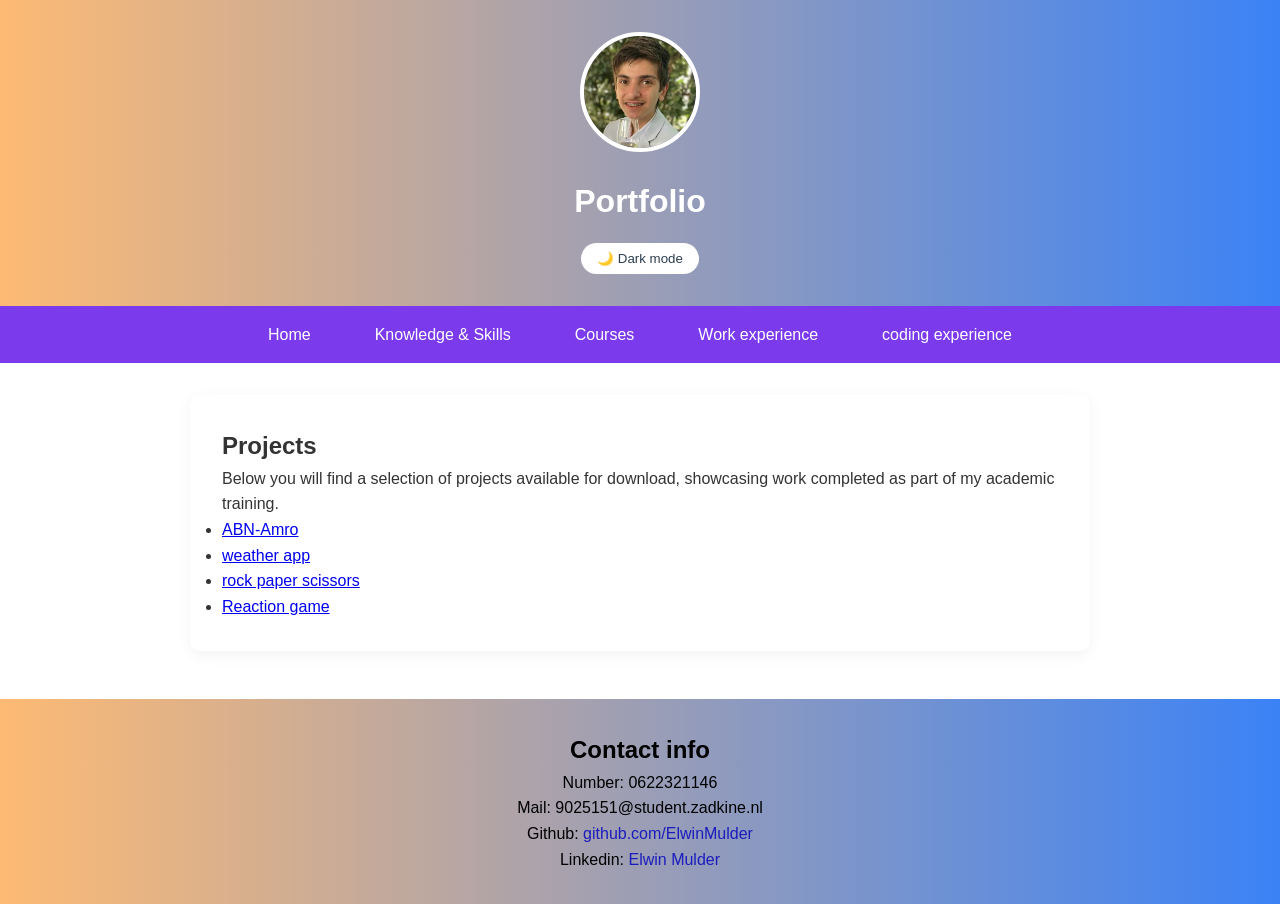
<file: front and development/projects.html>
<!DOCTYPE html>
<html lang="nl">
<head>
    <meta charset="UTF-8">
    <meta name="viewport" content="width=device-width, initial-scale=1.0">
    <title>Projects</title>
    <link rel="stylesheet" href="styles.css">
</head>
<body>
    <header>
        <div class="profile">
            <img src="afbeeldingen/elwin.png" alt="Profiel foto">
        </div>
        <h1>Portfolio</h1>
        <button id="darkModeToggle">🌙 Dark mode</button>
    </header>
    <nav>
        <div class="hamburger-toggle">&#9776;</div>
        <ul class="hamburger">
            <li><a href="index.html">Home</a></li>
            <li><a href="knowledge.html">Knowledge & Skills</a></li>
            <li><a href="courses.html">Courses</a></li>
            <li><a href="work-expirience.html">Work experience</a></li>
            <li><a href="coding-expirience.html">coding experience</a></li>
        </ul>
      </nav>
<main>
    <h2>Projects</h2>
    <p>
        Below you will find a selection of projects available for download, showcasing work completed as part of my academic training.
    </p>
    <ul>
        <li><a href="projecten/ABN.zip" download> ABN-Amro </a></li>
        <li><a href="projecten/weather app.zip" download> weather app</a></li>
        <li><a href="projecten/rock-paper-scissors.zip" download> rock paper scissors </a></li>
        <li><a href="projecten/reaction-game.zip" download>Reaction game</a></li>
    </ul>
</main>
<footer>
    <h2>Contact info</h2>
    <p>
        Number: 0622321146 <br>
        Mail: 9025151@student.zadkine.nl <br>
        Github: <a href="https://github.com/ElwinMulder" target="_blank">github.com/ElwinMulder</a> <br>
        Linkedin: <a href="https://www.linkedin.com/in/elwin-mulder-9a9042354/" target="_blank">Elwin Mulder</a>
    </p>
</footer>
        <script src="script.js"></script>

</body>
</html>
</file>
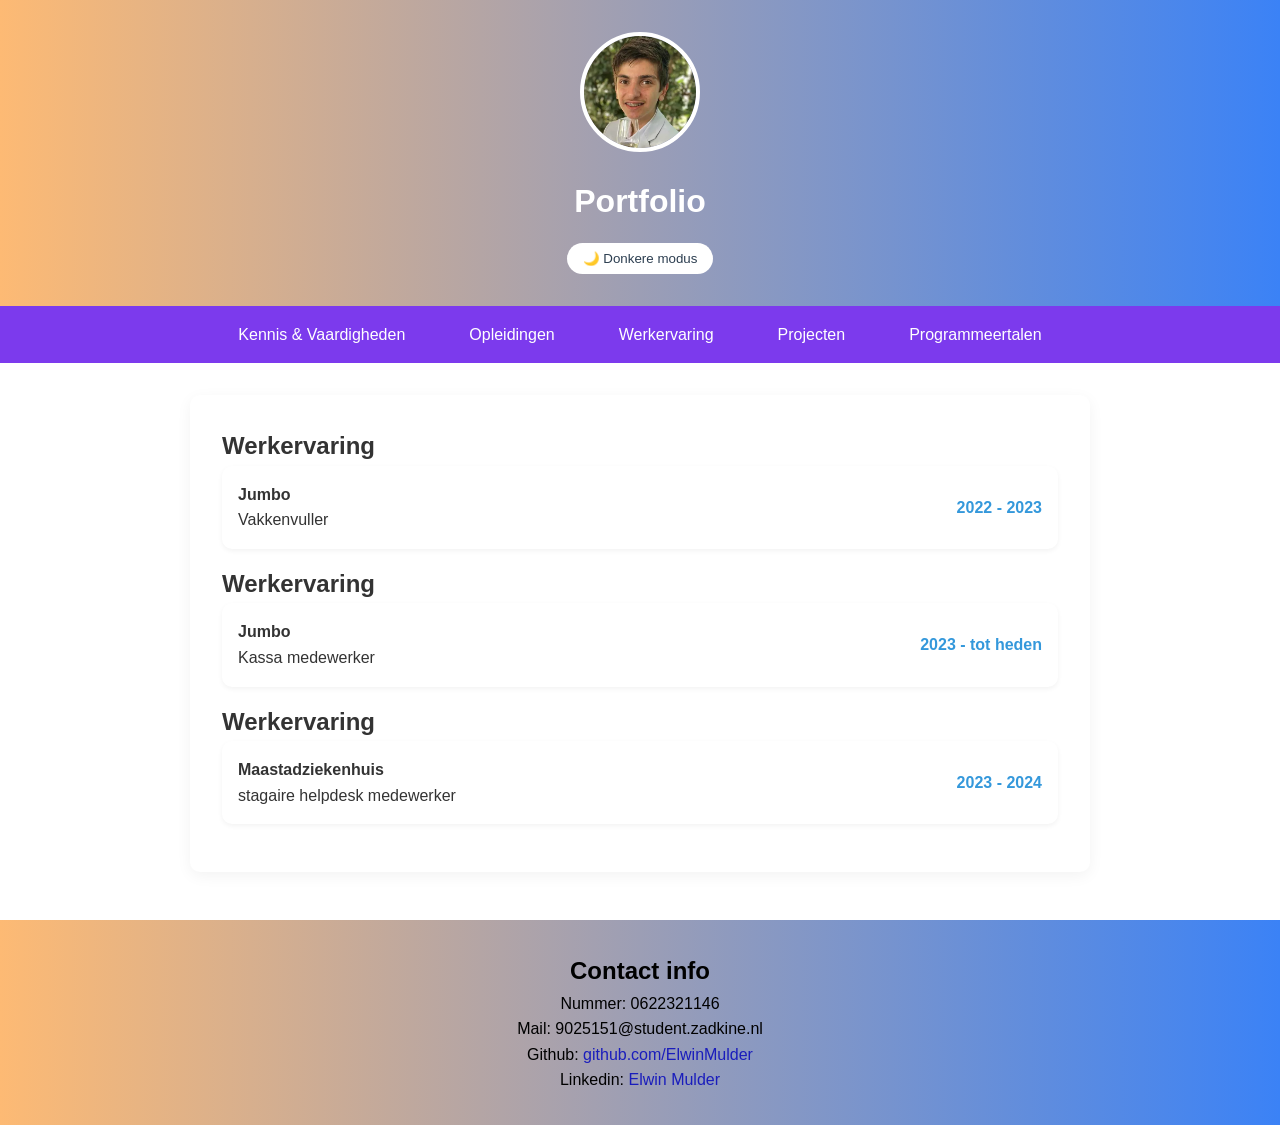
<file: front and development/werkervaring.html>
<!DOCTYPE html>
<html lang="nl">
<head>
    <meta charset="UTF-8">
    <meta name="viewport" content="width=device-width, initial-scale=1.0">
    <title>Werkervaring</title>
    <link rel="stylesheet" href="styles.css">
</head>
<body>
    <header>
        <div class="profile">
            <img src="afbeeldingen/elwin.png" alt="Profiel foto">
        </div>
        <h1>Portfolio</h1>
        <button id="darkModeToggle">🌙 Donkere modus</button>
    </header>
    <nav>
        <div class="hamburger-toggle">&#9776;</div>
        <ul class="hamburger">
            <li><a href="kennis.html">Kennis & Vaardigheden</a></li>
            <li><a href="opleidingen.html">Opleidingen</a></li>
            <li><a href="werkervaring.html">Werkervaring</a></li>
            <li><a href="projecten.html">Projecten</a></li>
            <li><a href="programmeertalen.html">Programmeertalen</a></li>
        </ul>
      </nav>
      <main>
        <h2>Werkervaring</h2>
        <div class="ervaring">
            <div class="info">
                <strong>Jumbo</strong><br>
                Vakkenvuller
            </div>
            <div class="jaar">2022 - 2023</div>
        </div>
        <h2>Werkervaring</h2>
        <div class="ervaring">
            <div class="info">
                <strong>Jumbo</strong><br>
                Kassa medewerker
            </div>
            <div class="jaar">2023 - tot heden</div>
        </div>
        <h2>Werkervaring</h2>
        <div class="ervaring">
            <div class="info">
                <strong>Maastadziekenhuis</strong><br>
                stagaire helpdesk medewerker
            </div>
            <div class="jaar">2023 - 2024</div>
        </div>
    </main>    <footer>
        <h2>Contact info</h2>
        <p>
            Nummer: 0622321146 <br>
            Mail: 9025151@student.zadkine.nl <br>
            Github: <a href="https://github.com/ElwinMulder" target="_blank">github.com/ElwinMulder</a> <br>
            Linkedin: <a href="https://www.linkedin.com/in/elwin-mulder-9a9042354/" target="_blank">Elwin Mulder</a>
        </p>
    </footer>
    <script>
        document.querySelector('.hamburger-toggle').addEventListener('click', function() {
          document.querySelector('.hamburger').classList.toggle('active');
        });
        const toggleBtn = document.getElementById('darkModeToggle');
  const prefersDark = window.matchMedia && window.matchMedia('(prefers-color-scheme: dark)').matches;
  const savedMode = localStorage.getItem('darkMode');

  if (savedMode === 'true' || (savedMode === null && prefersDark)) {
    document.body.classList.add('dark-mode');
  }

  toggleBtn.addEventListener('click', () => {
    document.body.classList.toggle('dark-mode');
    localStorage.setItem('darkMode', document.body.classList.contains('dark-mode'));
  });
      </script>
</body>
</html>
</file>
<file: styles.css>
/* Reset en basisopmaak */
* {
    margin: 0;
    padding: 0;
    box-sizing: border-box;
    font-family: 'Segoe UI', sans-serif;
  }
  
  body {
    background: #FFFFFF;
    color: #333;
    line-height: 1.6;
  }
  
  /* Header */
  header {
    background: linear-gradient(to right, #FDBA74, #3B82F6);
    color: white;
    text-align: center;
    padding: 2rem 1rem;
    box-shadow: 0 4px 10px rgba(0,0,0,0.1);
  }
  
  header .profile img {
    width: 120px;
    height: 120px;
    border-radius: 50%;
    border: 4px solid white;
    object-fit: cover;
    margin-bottom: 1rem;
  }
  
  /* Navigatie */
  nav {
    background: #7C3AED;
    padding: 1rem;
    position: relative;
  }
  
  nav .hamburger-toggle {
    font-size: 24px;
    color: white;
    display: none;
    cursor: pointer;
  }
  
  nav ul {
    display: flex;
    justify-content: center;
    gap: 2rem;
    list-style: none;
    flex-wrap: wrap;
  }
  
  nav ul li a {
    color: white;
    text-decoration: none;
    padding: 0.5rem 1rem;
    transition: background 0.3s;
  }
  
  nav ul li a:hover {
    background: rgba(255,255,255,0.2);
    border-radius: 5px;
  }
  
  /* Hamburger menu op mobiel */
  @media (max-width: 768px) {
    nav ul {
      display: none;
      flex-direction: column;
      background: #2c3e50;
      padding: 1rem;
      border-radius: 8px;
    }
  
    nav ul.active {
      display: flex;
    }
  
    nav .hamburger-toggle {
      display: block;
    }
  }
  
  /* Main content */
  main {
    padding: 2rem;
    max-width: 900px;
    margin: auto;
    background: white;
    border-radius: 10px;
    box-shadow: 0 4px 15px rgba(0,0,0,0.05);
    margin-top: 2rem;
  }
  
  /* Footer */
  footer {
    background: linear-gradient(to right, #FDBA74, #3B82F6);
    color: #595958;
    text-align: center;
    padding: 2rem;
    margin-top: 3rem;
  }
  
  footer a {
    color: #1a1dbc;
    text-decoration: none;
  }
  
  footer a:hover {
    text-decoration: underline;
  }
  
  /* Donkere modus knop */
#darkModeToggle {
    margin-top: 1rem;
    text-decoration: white;
    background: white;
    color: #2c3e50;
    padding: 0.5rem 1rem;
    border: none;
    border-radius: 20px;
    cursor: pointer;
    transition: all 0.3s ease;
  }
  
  #darkModeToggle:hover {
    background: #ecf0f1;
  }
  
  /* Donkere modus styling */
  body.dark-mode {
    background: #121212;
    color: #e0e0e0;
  }
  
  body.dark-mode header {
    background: linear-gradient(to right, #000000, #434343);
  }
  
  body.dark-mode nav {
    background: #1e1e1e;
  }
  
  body.dark-mode nav ul li a {
    color: #e0e0e0;
  }
  
  body.dark-mode nav ul li a:hover {
    background: rgba(255, 255, 255, 0.1);
  }
  
  body.dark-mode main {
    background: #1e1e1e;
    color: #e0e0e0;
  }
  
  body.dark-mode footer {
    background: #000000;
  }
  
  body.dark-mode #darkModeToggle {
    background: #333;
    color: #fff;
  }
  .opleiding {
    display: flex;
    justify-content: space-between;
    align-items: center;
    padding: 1rem;
    background: white;
    border-radius: 8px;
    box-shadow: 0 2px 5px rgba(0,0,0,0.05);
    margin-bottom: 1rem;
  }
  
  body.dark-mode .opleiding {
    background: #1f1f1f;
    color: #e0e0e0;
  }
  
  .opleiding .info {
    max-width: 70%;
  }
  
  .opleiding .jaar {
    font-weight: bold;
    color: #3498db;
  }
  
  body.dark-mode .opleiding .jaar {
    color: #1abc9c;
  }
  .ervaring {
    display: flex;
    justify-content: space-between;
    align-items: center;
    padding: 1rem;
    background: white;
    border-color: #FACC15;
    border-radius: 10px;
    box-shadow: 0 2px 5px rgba(0,0,0,0.05);
    margin-bottom: 1rem;
  }
  
  body.dark-mode .ervaring {
    background: #1f1f1f;
    color: #e0e0e0;
  }
  
  .ervaring .info {
    max-width: 70%;
  }
  
  .ervaring .jaar {
    font-weight: bold;
    color: #3498db;
  }
  
  body.dark-mode .ervaring .jaar {
    color: #1abc9c;
  }
</file>
<file: front and development/styles.css>
/* Reset en basisopmaak */
* {
    margin: 0;
    padding: 0;
    box-sizing: border-box;
    font-family: 'Segoe UI', sans-serif;
  }
  
  body {
    background: #FFFFFF;
    color: #333;
    line-height: 1.6;
  }
  
  /* Header */
  header {
    background: linear-gradient(to right, #FDBA74, #3B82F6);
    color: white;
    text-align: center;
    padding: 2rem 1rem;
    box-shadow: 0 4px 10px rgba(0,0,0,0.1);
  }
  
  header .profile img {
    width: 120px;
    height: 120px;
    border-radius: 50%;
    border: 4px solid white;
    object-fit: cover;
    margin-bottom: 1rem;
  }
  
  /* Navigatie */
  nav {
    background: #7C3AED;
    padding: 1rem;
    position: relative;
  }
  
  nav .hamburger-toggle {
    font-size: 24px;
    color: white;
    display: none;
    cursor: pointer;
  }
  
  nav ul {
    display: flex;
    justify-content: center;
    gap: 2rem;
    list-style: none;
    flex-wrap: wrap;
  }
  
  nav ul li a {
    color: white;
    text-decoration: none;
    padding: 0.5rem 1rem;
    transition: background 0.3s;
  }
  
  nav ul li a:hover {
    background: rgba(255,255,255,0.2);
    border-radius: 5px;
  }
  
  /* Hamburger menu op mobiel */
  @media (max-width: 768px) {
    nav ul {
      display: none;
      flex-direction: column;
      background: #2c3e50;
      padding: 1rem;
      border-radius: 8px;
    }
  
    nav ul.active {
      display: flex;
    }
  
    nav .hamburger-toggle {
      display: block;
    }
  }
  
  /* Main content */
  main {
    padding: 2rem;
    max-width: 900px;
    margin: auto;
    background: white;
    border-radius: 10px;
    box-shadow: 0 4px 15px rgba(0,0,0,0.05);
    margin-top: 2rem;
  }
  
  /* Footer */
  footer {
    background: linear-gradient(to right, #FDBA74, #3B82F6);
    color: #000000;
    text-align: center;
    padding: 2rem;
    margin-top: 3rem;
  }
  
  footer a {
    color: #1a1dbc;
    text-decoration: none;
  }
  
  footer a:hover {
    text-decoration: underline;
  }
  
  /* Donkere modus knop */
#darkModeToggle {
    margin-top: 1rem;
    background: white;
    color: #2c3e50;
    padding: 0.5rem 1rem;
    border: none;
    border-radius: 20px;
    cursor: pointer;
    transition: all 0.3s ease;
  }
  
  #darkModeToggle:hover {
    background: #ecf0f1;
  }
  
  /* Donkere modus styling */
  body.dark-mode {
    background: #121212;
    color: #e0e0e0;
  }
  
  body.dark-mode header {
    background: linear-gradient(to right, #000000, #434343);
  }
  
  body.dark-mode nav {
    background: #1e1e1e;
  }
  
  body.dark-mode nav ul li a {
    color: #e0e0e0;
  }
  
  body.dark-mode nav ul li a:hover {
    background: rgba(255, 255, 255, 0.1);
  }
  
  body.dark-mode main {
    background: #1e1e1e;
    color: #e0e0e0;
  }
  
  body.dark-mode footer {
    background: #000000;
  }
  
  body.dark-mode #darkModeToggle {
    background: #333;
    color: #fff;
  }
  .opleiding {
    display: flex;
    justify-content: space-between;
    align-items: center;
    padding: 1rem;
    background: white;
    border-radius: 8px;
    box-shadow: 0 2px 5px rgba(0,0,0,0.05);
    margin-bottom: 1rem;
  }
  
  body.dark-mode .opleiding {
    background: #1f1f1f;
    color: #e0e0e0;
  }
  
  .opleiding .info {
    max-width: 70%;
  }
  
  .opleiding .jaar {
    font-weight: bold;
    color: #3498db;
  }
  
  body.dark-mode .opleiding .jaar {
    color: #1abc9c;
  }
  .ervaring {
    display: flex;
    justify-content: space-between;
    align-items: center;
    padding: 1rem;
    background: white;
    border-color: #FACC15;
    border-radius: 10px;
    box-shadow: 0 2px 5px rgba(0,0,0,0.05);
    margin-bottom: 1rem;
  }
  
  body.dark-mode .ervaring {
    background: #1f1f1f;
    color: #e0e0e0;
  }
  
  .ervaring .info {
    max-width: 70%;
  }
  
  .ervaring .jaar {
    font-weight: bold;
    color: #3498db;
  }
  
  body.dark-mode .ervaring .jaar {
    color: #1abc9c;
  }
</file>
